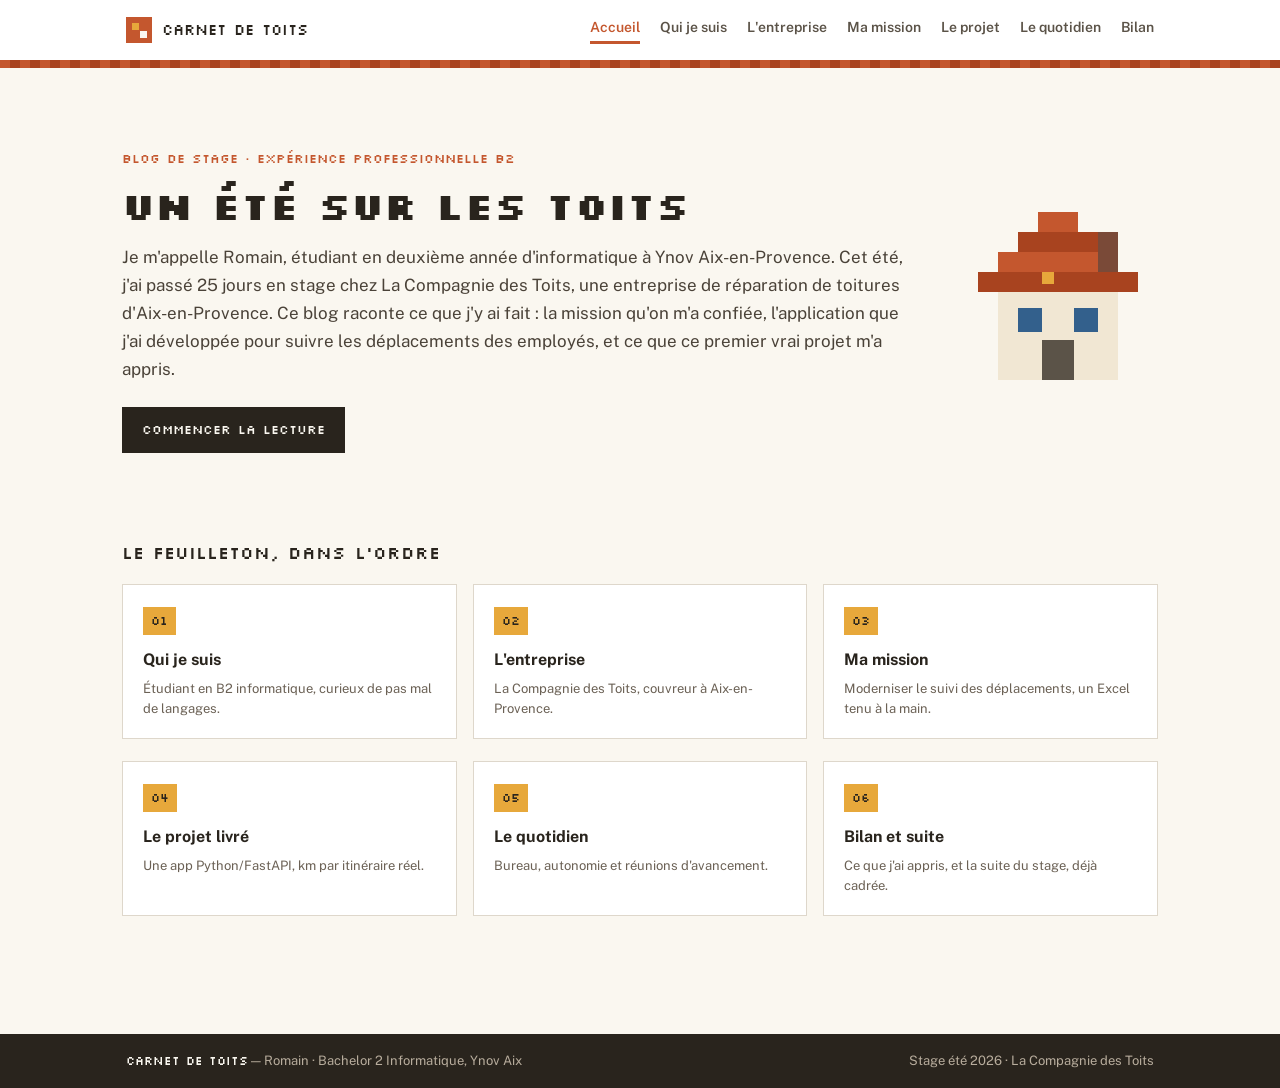
<file: index.html>
<!DOCTYPE html>
<html lang="fr">
<head>
<meta charset="utf-8">
<meta name="viewport" content="width=device-width, initial-scale=1">
<title>Carnet de toits — le blog de mon stage chez La Compagnie des Toits</title>
<meta name="description" content="Blog de stage de Romain, étudiant en Bachelor 2 Informatique à Ynov Aix-en-Provence : 25 jours chez La Compagnie des Toits, une application développée, un bilan.">
<link rel="icon" href="data:image/svg+xml,%3Csvg xmlns='http://www.w3.org/2000/svg' viewBox='0 0 26 26'%3E%3Crect width='26' height='26' fill='%23C4572E'/%3E%3Crect x='6' y='6' width='7' height='7' fill='%23E7A83B'/%3E%3Crect x='14' y='14' width='7' height='7' fill='%23FAF7F0'/%3E%3C/svg%3E">
<link rel="stylesheet" href="fonts/fonts.css">
<link rel="stylesheet" href="style.css">
</head>
<body>

<header class="site-header">
  <div class="inner">
    <a class="brand" href="index.html"><span class="logo"></span>Carnet de toits</a>
    <nav class="site-nav" aria-label="Navigation principale">
      <a href="index.html" aria-current="page">Accueil</a>
      <a href="qui-je-suis.html">Qui je suis</a>
      <a href="entreprise.html">L'entreprise</a>
      <a href="mission.html">Ma mission</a>
      <a href="projet.html">Le projet</a>
      <a href="quotidien.html">Le quotidien</a>
      <a href="bilan.html">Bilan</a>
    </nav>
  </div>
</header>
<div class="roofline"></div>

<main>
  <section class="hero">
    <div class="hero-text">
      <div class="surtitre">BLOG DE STAGE · EXPÉRIENCE PROFESSIONNELLE B2</div>
      <h1>Un été sur les toits</h1>
      <p class="lead">Je m'appelle Romain, étudiant en deuxième année d'informatique à Ynov
      Aix-en-Provence. Cet été, j'ai passé 25 jours en stage chez La Compagnie des Toits,
      une entreprise de réparation de toitures d'Aix-en-Provence. Ce blog raconte ce que
      j'y ai fait : la mission qu'on m'a confiée, l'application que j'ai développée pour
      suivre les déplacements des employés, et ce que ce premier vrai projet m'a appris.</p>
      <a class="btn-primary" href="qui-je-suis.html">Commencer la lecture</a>
    </div>
    <div class="pixel-house" aria-hidden="true">
      <svg width="200" height="168" viewBox="0 0 200 168" shape-rendering="crispEdges" role="img" aria-label="Maison en pixel art">
        <rect x="80" y="0" width="40" height="20" fill="#C4572E"></rect>
        <rect x="60" y="20" width="80" height="20" fill="#A8431F"></rect>
        <rect x="40" y="40" width="120" height="20" fill="#C4572E"></rect>
        <rect x="20" y="60" width="160" height="20" fill="#A8431F"></rect>
        <rect x="140" y="20" width="20" height="40" fill="#7A4A38"></rect>
        <rect x="40" y="80" width="120" height="88" fill="#F1E7D3"></rect>
        <rect x="60" y="96" width="24" height="24" fill="#33608C"></rect>
        <rect x="116" y="96" width="24" height="24" fill="#33608C"></rect>
        <rect x="84" y="128" width="32" height="40" fill="#5B5348"></rect>
        <rect x="84" y="60" width="12" height="12" fill="#E7A83B"></rect>
      </svg>
    </div>
  </section>

  <h2>Le feuilleton, dans l'ordre</h2>
  <ul class="cards">
    <li class="card"><a href="qui-je-suis.html">
      <span class="badge">01</span>
      <div class="card-title">Qui je suis</div>
      <p>Étudiant en B2 informatique, curieux de pas mal de langages.</p>
    </a></li>
    <li class="card"><a href="entreprise.html">
      <span class="badge">02</span>
      <div class="card-title">L'entreprise</div>
      <p>La Compagnie des Toits, couvreur à Aix-en-Provence.</p>
    </a></li>
    <li class="card"><a href="mission.html">
      <span class="badge">03</span>
      <div class="card-title">Ma mission</div>
      <p>Moderniser le suivi des déplacements, un Excel tenu à la main.</p>
    </a></li>
    <li class="card"><a href="projet.html">
      <span class="badge">04</span>
      <div class="card-title">Le projet livré</div>
      <p>Une app Python/FastAPI, km par itinéraire réel.</p>
    </a></li>
    <li class="card"><a href="quotidien.html">
      <span class="badge">05</span>
      <div class="card-title">Le quotidien</div>
      <p>Bureau, autonomie et réunions d'avancement.</p>
    </a></li>
    <li class="card"><a href="bilan.html">
      <span class="badge">06</span>
      <div class="card-title">Bilan et suite</div>
      <p>Ce que j'ai appris, et la suite du stage, déjà cadrée.</p>
    </a></li>
  </ul>
</main>

<footer class="site-footer">
  <div class="inner">
    <div><span class="name">Carnet de toits</span> — Romain · Bachelor 2 Informatique, Ynov Aix</div>
    <div>Stage été 2026 · La Compagnie des Toits</div>
  </div>
</footer>

</body>
</html>
</file>
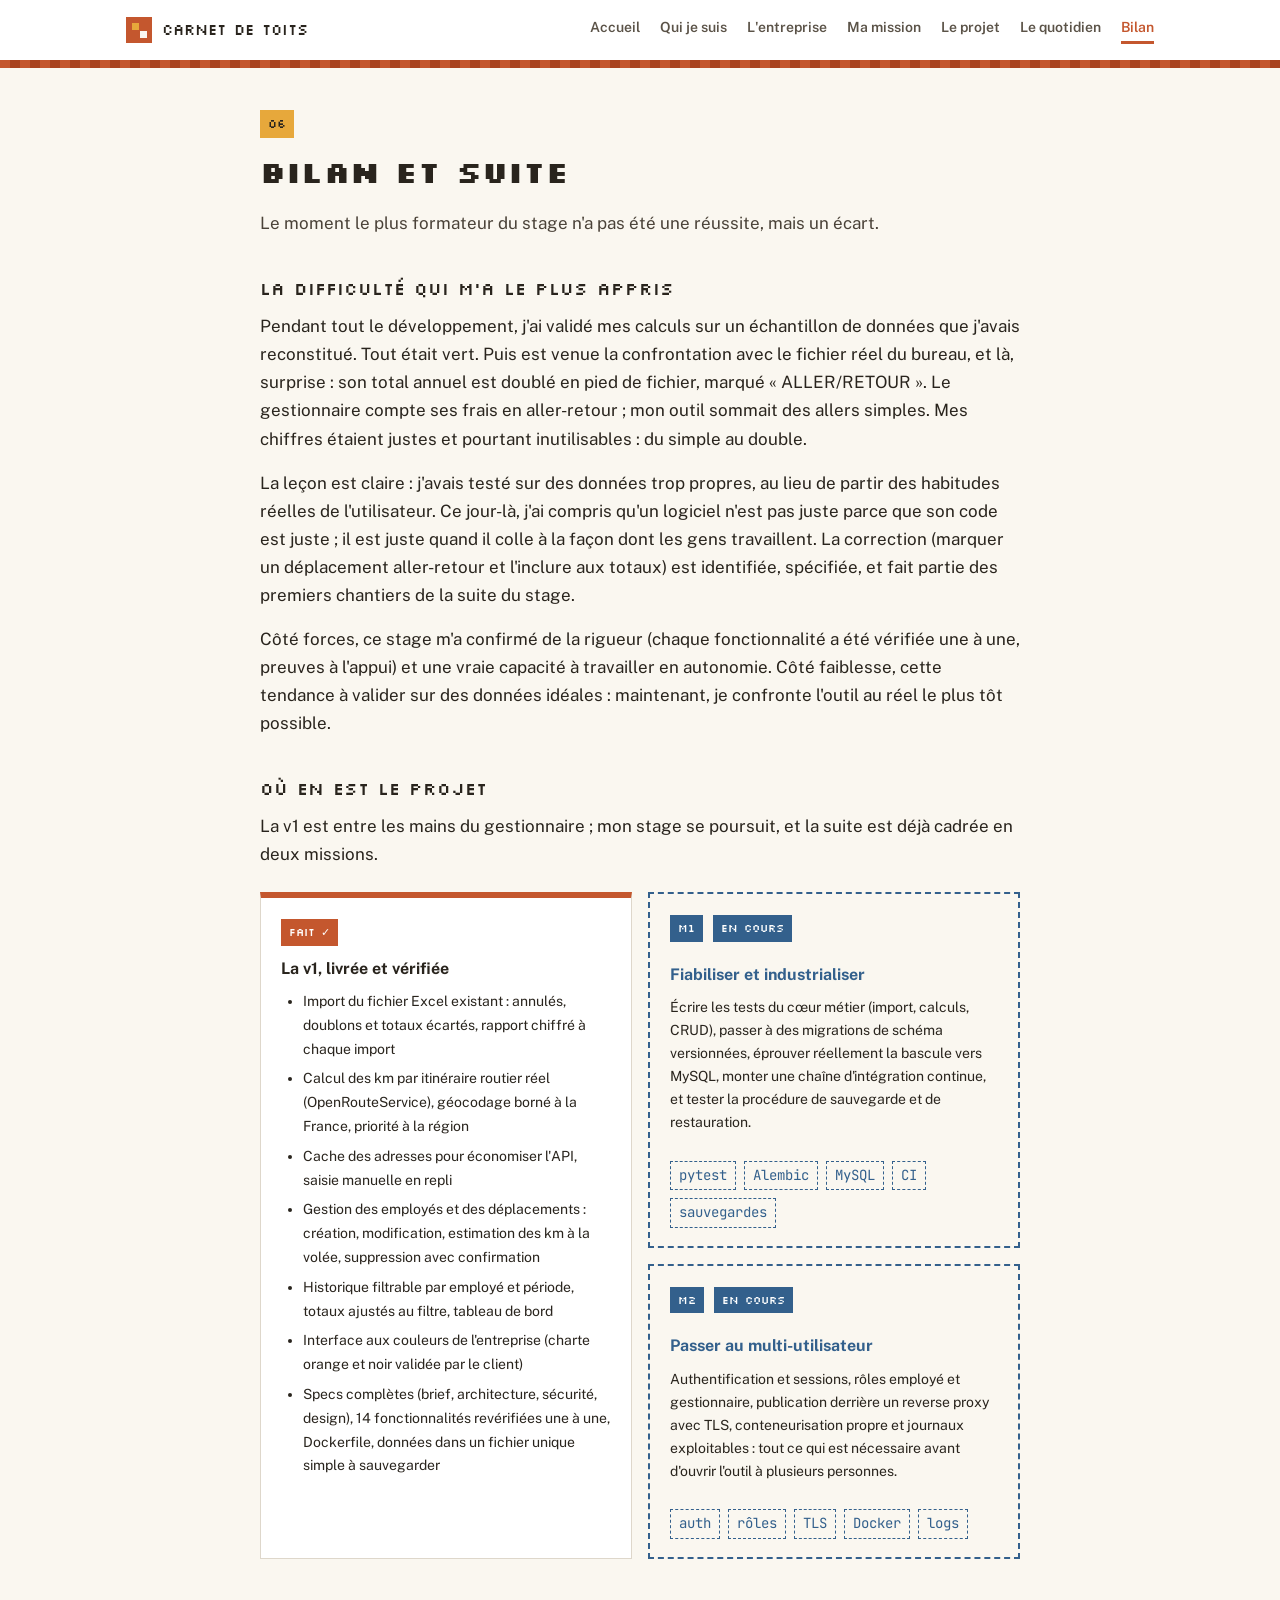
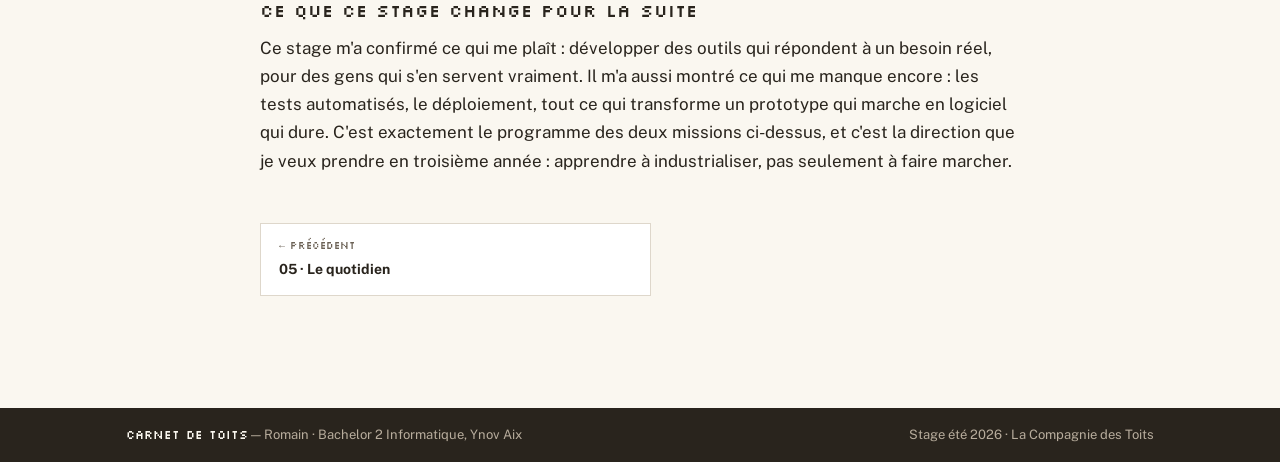
<file: bilan.html>
<!DOCTYPE html>
<html lang="fr">
<head>
<meta charset="utf-8">
<meta name="viewport" content="width=device-width, initial-scale=1">
<title>06 · Bilan et suite — Carnet de toits</title>
<meta name="description" content="Bilan de mon stage : ce que j'ai appris, la difficulté qui m'a le plus formé, et la suite du stage en deux missions.">
<link rel="icon" href="data:image/svg+xml,%3Csvg xmlns='http://www.w3.org/2000/svg' viewBox='0 0 26 26'%3E%3Crect width='26' height='26' fill='%23C4572E'/%3E%3Crect x='6' y='6' width='7' height='7' fill='%23E7A83B'/%3E%3Crect x='14' y='14' width='7' height='7' fill='%23FAF7F0'/%3E%3C/svg%3E">
<link rel="stylesheet" href="fonts/fonts.css">
<link rel="stylesheet" href="style.css">
</head>
<body>

<header class="site-header">
  <div class="inner">
    <a class="brand" href="index.html"><span class="logo"></span>Carnet de toits</a>
    <nav class="site-nav" aria-label="Navigation principale">
      <a href="index.html">Accueil</a>
      <a href="qui-je-suis.html">Qui je suis</a>
      <a href="entreprise.html">L'entreprise</a>
      <a href="mission.html">Ma mission</a>
      <a href="projet.html">Le projet</a>
      <a href="quotidien.html">Le quotidien</a>
      <a href="bilan.html" aria-current="page">Bilan</a>
    </nav>
  </div>
</header>
<div class="roofline"></div>

<main>
  <article class="post">
    <span class="badge">06</span>
    <h1>Bilan et suite</h1>
    <p class="lead">Le moment le plus formateur du stage n'a pas été une réussite,
    mais un écart.</p>

    <h2>La difficulté qui m'a le plus appris</h2>
    <p>Pendant tout le développement, j'ai validé mes calculs sur un échantillon de
    données que j'avais reconstitué. Tout était vert. Puis est venue la confrontation
    avec le fichier réel du bureau, et là, surprise : son total annuel est doublé en
    pied de fichier, marqué « ALLER/RETOUR ». Le gestionnaire compte ses frais en
    aller-retour ; mon outil sommait des allers simples. Mes chiffres étaient justes
    et pourtant inutilisables : du simple au double.</p>
    <p>La leçon est claire : j'avais testé sur des données trop propres, au lieu de
    partir des habitudes réelles de l'utilisateur. Ce jour-là, j'ai compris qu'un
    logiciel n'est pas juste parce que son code est juste ; il est juste quand il
    colle à la façon dont les gens travaillent. La correction (marquer un déplacement
    aller-retour et l'inclure aux totaux) est identifiée, spécifiée, et fait partie
    des premiers chantiers de la suite du stage.</p>
    <p>Côté forces, ce stage m'a confirmé de la rigueur (chaque fonctionnalité a été
    vérifiée une à une, preuves à l'appui) et une vraie capacité à travailler en
    autonomie. Côté faiblesse, cette tendance à valider sur des données idéales :
    maintenant, je confronte l'outil au réel le plus tôt possible.</p>

    <h2>Où en est le projet</h2>
    <p>La v1 est entre les mains du gestionnaire ; mon stage se poursuit, et la
    suite est déjà cadrée en deux missions.</p>
    <div class="fp-grid">
      <div class="bloc-fait">
        <span class="badge fait">FAIT ✓</span>
        <p class="bloc-title">La v1, livrée et vérifiée</p>
        <ul>
          <li>Import du fichier Excel existant : annulés, doublons et totaux
          écartés, rapport chiffré à chaque import</li>
          <li>Calcul des km par itinéraire routier réel (OpenRouteService),
          géocodage borné à la France, priorité à la région</li>
          <li>Cache des adresses pour économiser l'API, saisie manuelle en repli</li>
          <li>Gestion des employés et des déplacements : création, modification,
          estimation des km à la volée, suppression avec confirmation</li>
          <li>Historique filtrable par employé et période, totaux ajustés au
          filtre, tableau de bord</li>
          <li>Interface aux couleurs de l'entreprise (charte orange et noir
          validée par le client)</li>
          <li>Specs complètes (brief, architecture, sécurité, design),
          14 fonctionnalités revérifiées une à une, Dockerfile, données dans un
          fichier unique simple à sauvegarder</li>
        </ul>
      </div>
      <div class="fp-right">
        <div class="bloc-prevu">
          <div class="badges"><span class="badge mission">M1</span> <span class="badge prevu">EN COURS</span></div>
          <p class="bloc-title">Fiabiliser et industrialiser</p>
          <p>Écrire les tests du cœur métier (import, calculs, CRUD), passer à des
          migrations de schéma versionnées, éprouver réellement la bascule vers
          MySQL, monter une chaîne d'intégration continue, et tester la procédure
          de sauvegarde et de restauration.</p>
          <ul class="chips">
            <li>pytest</li><li>Alembic</li><li>MySQL</li><li>CI</li><li>sauvegardes</li>
          </ul>
        </div>
        <div class="bloc-prevu">
          <div class="badges"><span class="badge mission">M2</span> <span class="badge prevu">EN COURS</span></div>
          <p class="bloc-title">Passer au multi-utilisateur</p>
          <p>Authentification et sessions, rôles employé et gestionnaire, publication
          derrière un reverse proxy avec TLS, conteneurisation propre et journaux
          exploitables : tout ce qui est nécessaire avant d'ouvrir l'outil à plusieurs
          personnes.</p>
          <ul class="chips">
            <li>auth</li><li>rôles</li><li>TLS</li><li>Docker</li><li>logs</li>
          </ul>
        </div>
      </div>
    </div>

    <h2>Ce que ce stage change pour la suite</h2>
    <p>Ce stage m'a confirmé ce qui me plaît : développer des outils qui répondent à
    un besoin réel, pour des gens qui s'en servent vraiment. Il m'a aussi montré ce
    qui me manque encore : les tests automatisés, le déploiement, tout ce qui
    transforme un prototype qui marche en logiciel qui dure. C'est exactement le
    programme des deux missions ci-dessus, et c'est la direction que je veux
    prendre en troisième année : apprendre à industrialiser, pas seulement à faire
    marcher.</p>
  </article>

  <nav class="post-nav" aria-label="Article précédent et suivant">
    <a class="prev" href="quotidien.html">
      <div class="label">← PRÉCÉDENT</div>
      <div class="title">05 · Le quotidien</div>
    </a>
    <span class="spacer"></span>
  </nav>
</main>

<footer class="site-footer">
  <div class="inner">
    <div><span class="name">Carnet de toits</span> — Romain · Bachelor 2 Informatique, Ynov Aix</div>
    <div>Stage été 2026 · La Compagnie des Toits</div>
  </div>
</footer>

</body>
</html>
</file>
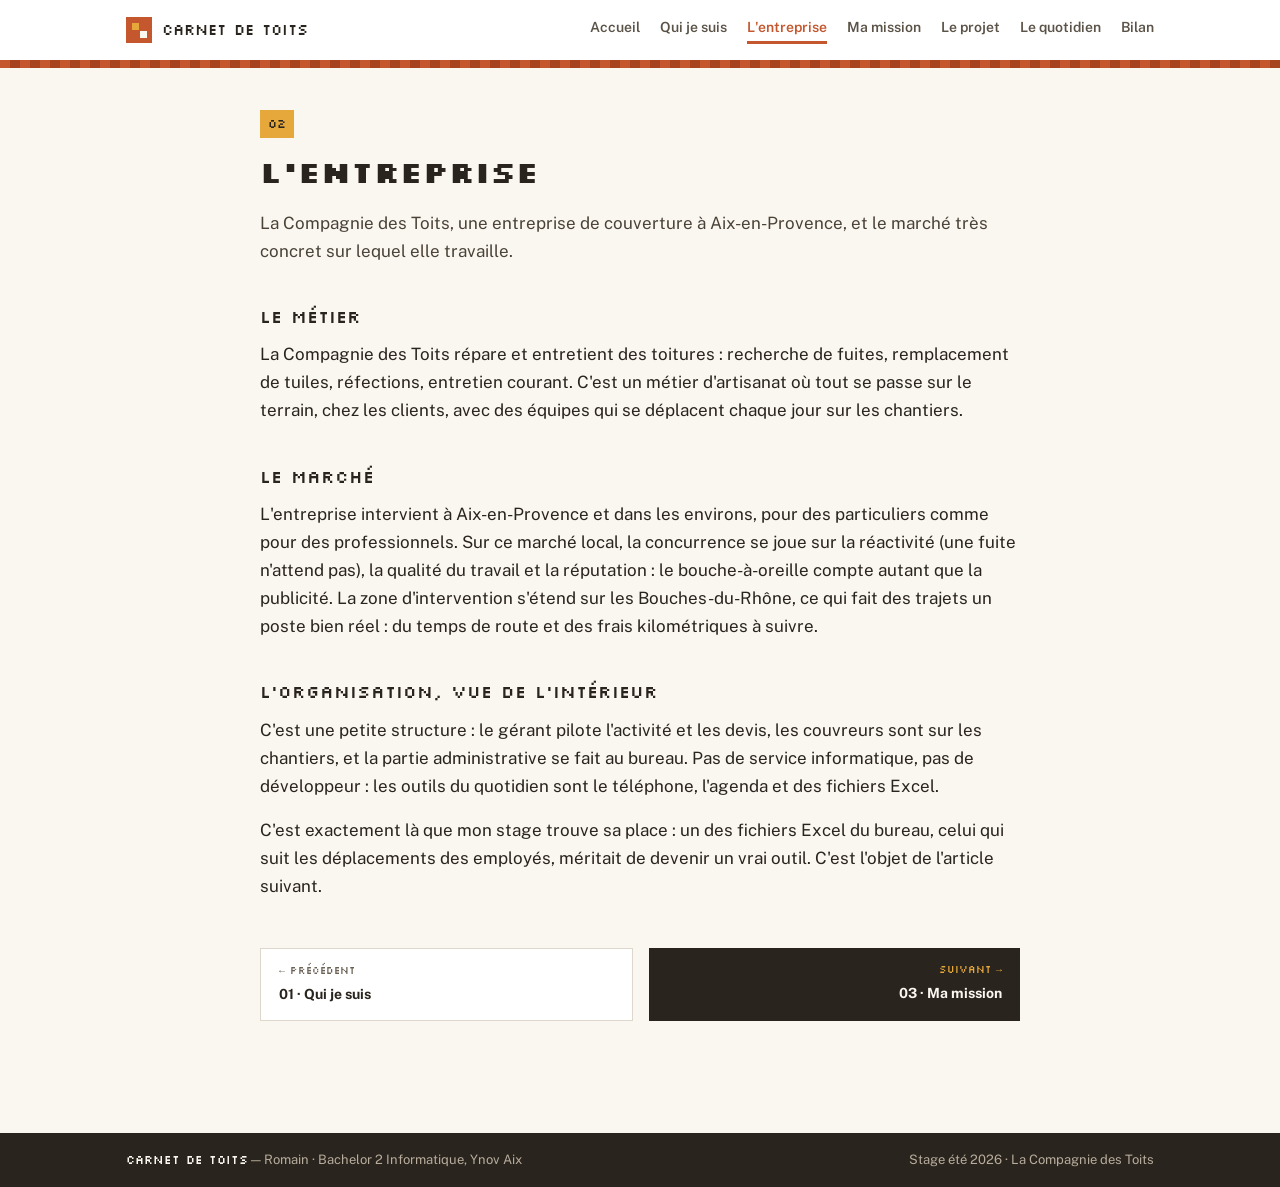
<file: entreprise.html>
<!DOCTYPE html>
<html lang="fr">
<head>
<meta charset="utf-8">
<meta name="viewport" content="width=device-width, initial-scale=1">
<title>02 · L'entreprise — Carnet de toits</title>
<meta name="description" content="La Compagnie des Toits, entreprise de réparation et d'entretien de toitures à Aix-en-Provence : son métier, son marché, son organisation.">
<link rel="icon" href="data:image/svg+xml,%3Csvg xmlns='http://www.w3.org/2000/svg' viewBox='0 0 26 26'%3E%3Crect width='26' height='26' fill='%23C4572E'/%3E%3Crect x='6' y='6' width='7' height='7' fill='%23E7A83B'/%3E%3Crect x='14' y='14' width='7' height='7' fill='%23FAF7F0'/%3E%3C/svg%3E">
<link rel="stylesheet" href="fonts/fonts.css">
<link rel="stylesheet" href="style.css">
</head>
<body>

<header class="site-header">
  <div class="inner">
    <a class="brand" href="index.html"><span class="logo"></span>Carnet de toits</a>
    <nav class="site-nav" aria-label="Navigation principale">
      <a href="index.html">Accueil</a>
      <a href="qui-je-suis.html">Qui je suis</a>
      <a href="entreprise.html" aria-current="page">L'entreprise</a>
      <a href="mission.html">Ma mission</a>
      <a href="projet.html">Le projet</a>
      <a href="quotidien.html">Le quotidien</a>
      <a href="bilan.html">Bilan</a>
    </nav>
  </div>
</header>
<div class="roofline"></div>

<main>
  <article class="post">
    <span class="badge">02</span>
    <h1>L'entreprise</h1>
    <p class="lead">La Compagnie des Toits, une entreprise de couverture à Aix-en-Provence,
    et le marché très concret sur lequel elle travaille.</p>

    <h2>Le métier</h2>
    <p>La Compagnie des Toits répare et entretient des toitures : recherche de fuites,
    remplacement de tuiles, réfections, entretien courant. C'est un métier d'artisanat
    où tout se passe sur le terrain, chez les clients, avec des équipes qui se déplacent
    chaque jour sur les chantiers.</p>

    <h2>Le marché</h2>
    <p>L'entreprise intervient à Aix-en-Provence et dans les environs, pour des
    particuliers comme pour des professionnels. Sur ce marché local, la concurrence
    se joue sur la réactivité (une fuite n'attend pas), la qualité du travail et la
    réputation : le bouche-à-oreille compte autant que la publicité. La zone
    d'intervention s'étend sur les Bouches-du-Rhône, ce qui fait des trajets un poste
    bien réel : du temps de route et des frais kilométriques à suivre.</p>

    <h2>L'organisation, vue de l'intérieur</h2>
    <p>C'est une petite structure : le gérant pilote l'activité et les devis, les
    couvreurs sont sur les chantiers, et la partie administrative se fait au bureau.
    Pas de service informatique, pas de développeur : les outils du quotidien sont
    le téléphone, l'agenda et des fichiers Excel.</p>
    <p>C'est exactement là que mon stage trouve sa place : un des fichiers Excel du
    bureau, celui qui suit les déplacements des employés, méritait de devenir un
    vrai outil. C'est l'objet de l'article suivant.</p>
  </article>

  <nav class="post-nav" aria-label="Article précédent et suivant">
    <a class="prev" href="qui-je-suis.html">
      <div class="label">← PRÉCÉDENT</div>
      <div class="title">01 · Qui je suis</div>
    </a>
    <a class="next" href="mission.html">
      <div class="label">SUIVANT →</div>
      <div class="title">03 · Ma mission</div>
    </a>
  </nav>
</main>

<footer class="site-footer">
  <div class="inner">
    <div><span class="name">Carnet de toits</span> — Romain · Bachelor 2 Informatique, Ynov Aix</div>
    <div>Stage été 2026 · La Compagnie des Toits</div>
  </div>
</footer>

</body>
</html>
</file>
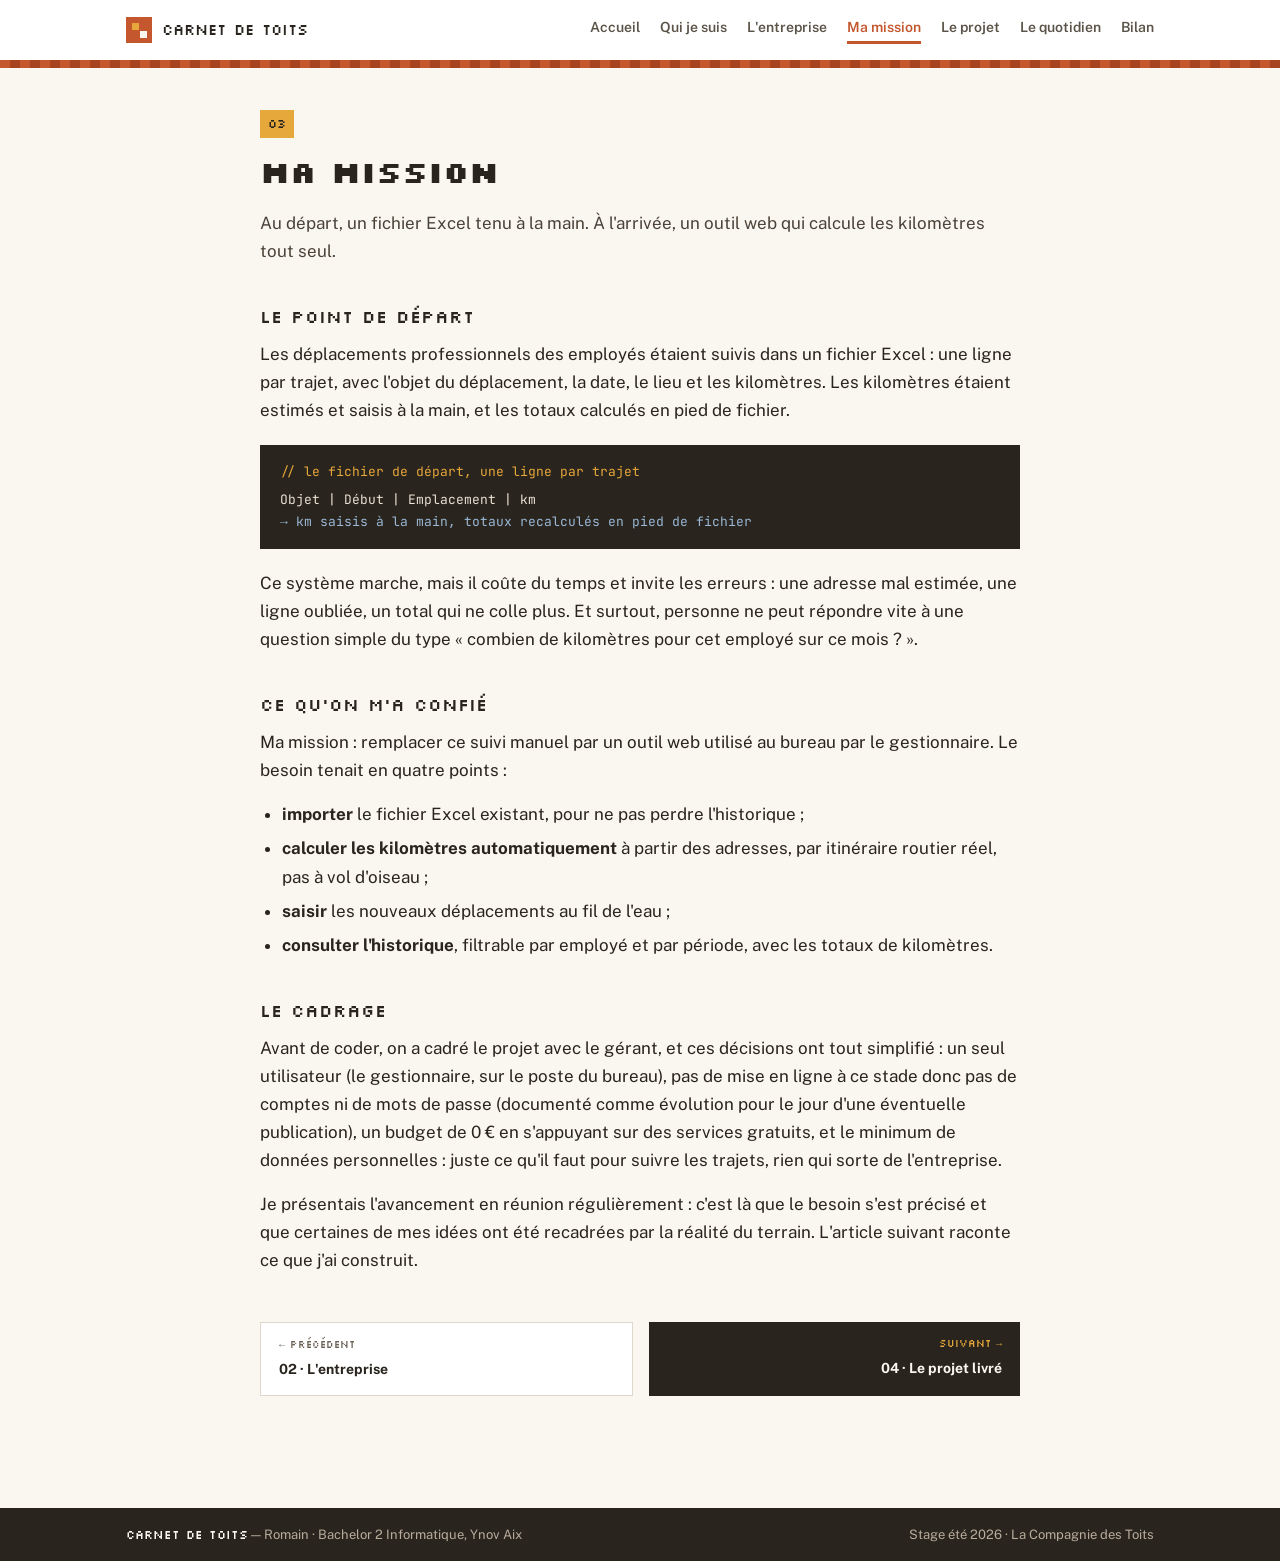
<file: mission.html>
<!DOCTYPE html>
<html lang="fr">
<head>
<meta charset="utf-8">
<meta name="viewport" content="width=device-width, initial-scale=1">
<title>03 · Ma mission — Carnet de toits</title>
<meta name="description" content="Ma mission de stage : moderniser le suivi des déplacements des employés de La Compagnie des Toits, tenu jusque-là dans un fichier Excel.">
<link rel="icon" href="data:image/svg+xml,%3Csvg xmlns='http://www.w3.org/2000/svg' viewBox='0 0 26 26'%3E%3Crect width='26' height='26' fill='%23C4572E'/%3E%3Crect x='6' y='6' width='7' height='7' fill='%23E7A83B'/%3E%3Crect x='14' y='14' width='7' height='7' fill='%23FAF7F0'/%3E%3C/svg%3E">
<link rel="stylesheet" href="fonts/fonts.css">
<link rel="stylesheet" href="style.css">
</head>
<body>

<header class="site-header">
  <div class="inner">
    <a class="brand" href="index.html"><span class="logo"></span>Carnet de toits</a>
    <nav class="site-nav" aria-label="Navigation principale">
      <a href="index.html">Accueil</a>
      <a href="qui-je-suis.html">Qui je suis</a>
      <a href="entreprise.html">L'entreprise</a>
      <a href="mission.html" aria-current="page">Ma mission</a>
      <a href="projet.html">Le projet</a>
      <a href="quotidien.html">Le quotidien</a>
      <a href="bilan.html">Bilan</a>
    </nav>
  </div>
</header>
<div class="roofline"></div>

<main>
  <article class="post">
    <span class="badge">03</span>
    <h1>Ma mission</h1>
    <p class="lead">Au départ, un fichier Excel tenu à la main. À l'arrivée, un outil
    web qui calcule les kilomètres tout seul.</p>

    <h2>Le point de départ</h2>
    <p>Les déplacements professionnels des employés étaient suivis dans un fichier
    Excel : une ligne par trajet, avec l'objet du déplacement, la date, le lieu et
    les kilomètres. Les kilomètres étaient estimés et saisis à la main, et les totaux
    calculés en pied de fichier.</p>

    <div class="tech">
      <div class="t-title">// le fichier de départ, une ligne par trajet</div>
      <div>Objet | Début | Emplacement | km</div>
      <div class="t-note">→ km saisis à la main, totaux recalculés en pied de fichier</div>
    </div>

    <p>Ce système marche, mais il coûte du temps et invite les erreurs : une adresse
    mal estimée, une ligne oubliée, un total qui ne colle plus. Et surtout, personne
    ne peut répondre vite à une question simple du type « combien de kilomètres pour
    cet employé sur ce mois ? ».</p>

    <h2>Ce qu'on m'a confié</h2>
    <p>Ma mission : remplacer ce suivi manuel par un outil web utilisé au bureau par
    le gestionnaire. Le besoin tenait en quatre points :</p>
    <ul>
      <li><strong>importer</strong> le fichier Excel existant, pour ne pas perdre l'historique ;</li>
      <li><strong>calculer les kilomètres automatiquement</strong> à partir des adresses,
      par itinéraire routier réel, pas à vol d'oiseau ;</li>
      <li><strong>saisir</strong> les nouveaux déplacements au fil de l'eau ;</li>
      <li><strong>consulter l'historique</strong>, filtrable par employé et par période,
      avec les totaux de kilomètres.</li>
    </ul>

    <h2>Le cadrage</h2>
    <p>Avant de coder, on a cadré le projet avec le gérant, et ces décisions ont tout
    simplifié : un seul utilisateur (le gestionnaire, sur le poste du bureau), pas de
    mise en ligne à ce stade donc pas de comptes ni de mots de passe (documenté comme
    évolution pour le jour d'une éventuelle publication), un budget de 0 € en
    s'appuyant sur des services gratuits, et le minimum de données personnelles :
    juste ce qu'il faut pour suivre les trajets, rien qui sorte de l'entreprise.</p>
    <p>Je présentais l'avancement en réunion régulièrement : c'est là que le besoin
    s'est précisé et que certaines de mes idées ont été recadrées par la réalité du
    terrain. L'article suivant raconte ce que j'ai construit.</p>
  </article>

  <nav class="post-nav" aria-label="Article précédent et suivant">
    <a class="prev" href="entreprise.html">
      <div class="label">← PRÉCÉDENT</div>
      <div class="title">02 · L'entreprise</div>
    </a>
    <a class="next" href="projet.html">
      <div class="label">SUIVANT →</div>
      <div class="title">04 · Le projet livré</div>
    </a>
  </nav>
</main>

<footer class="site-footer">
  <div class="inner">
    <div><span class="name">Carnet de toits</span> — Romain · Bachelor 2 Informatique, Ynov Aix</div>
    <div>Stage été 2026 · La Compagnie des Toits</div>
  </div>
</footer>

</body>
</html>
</file>
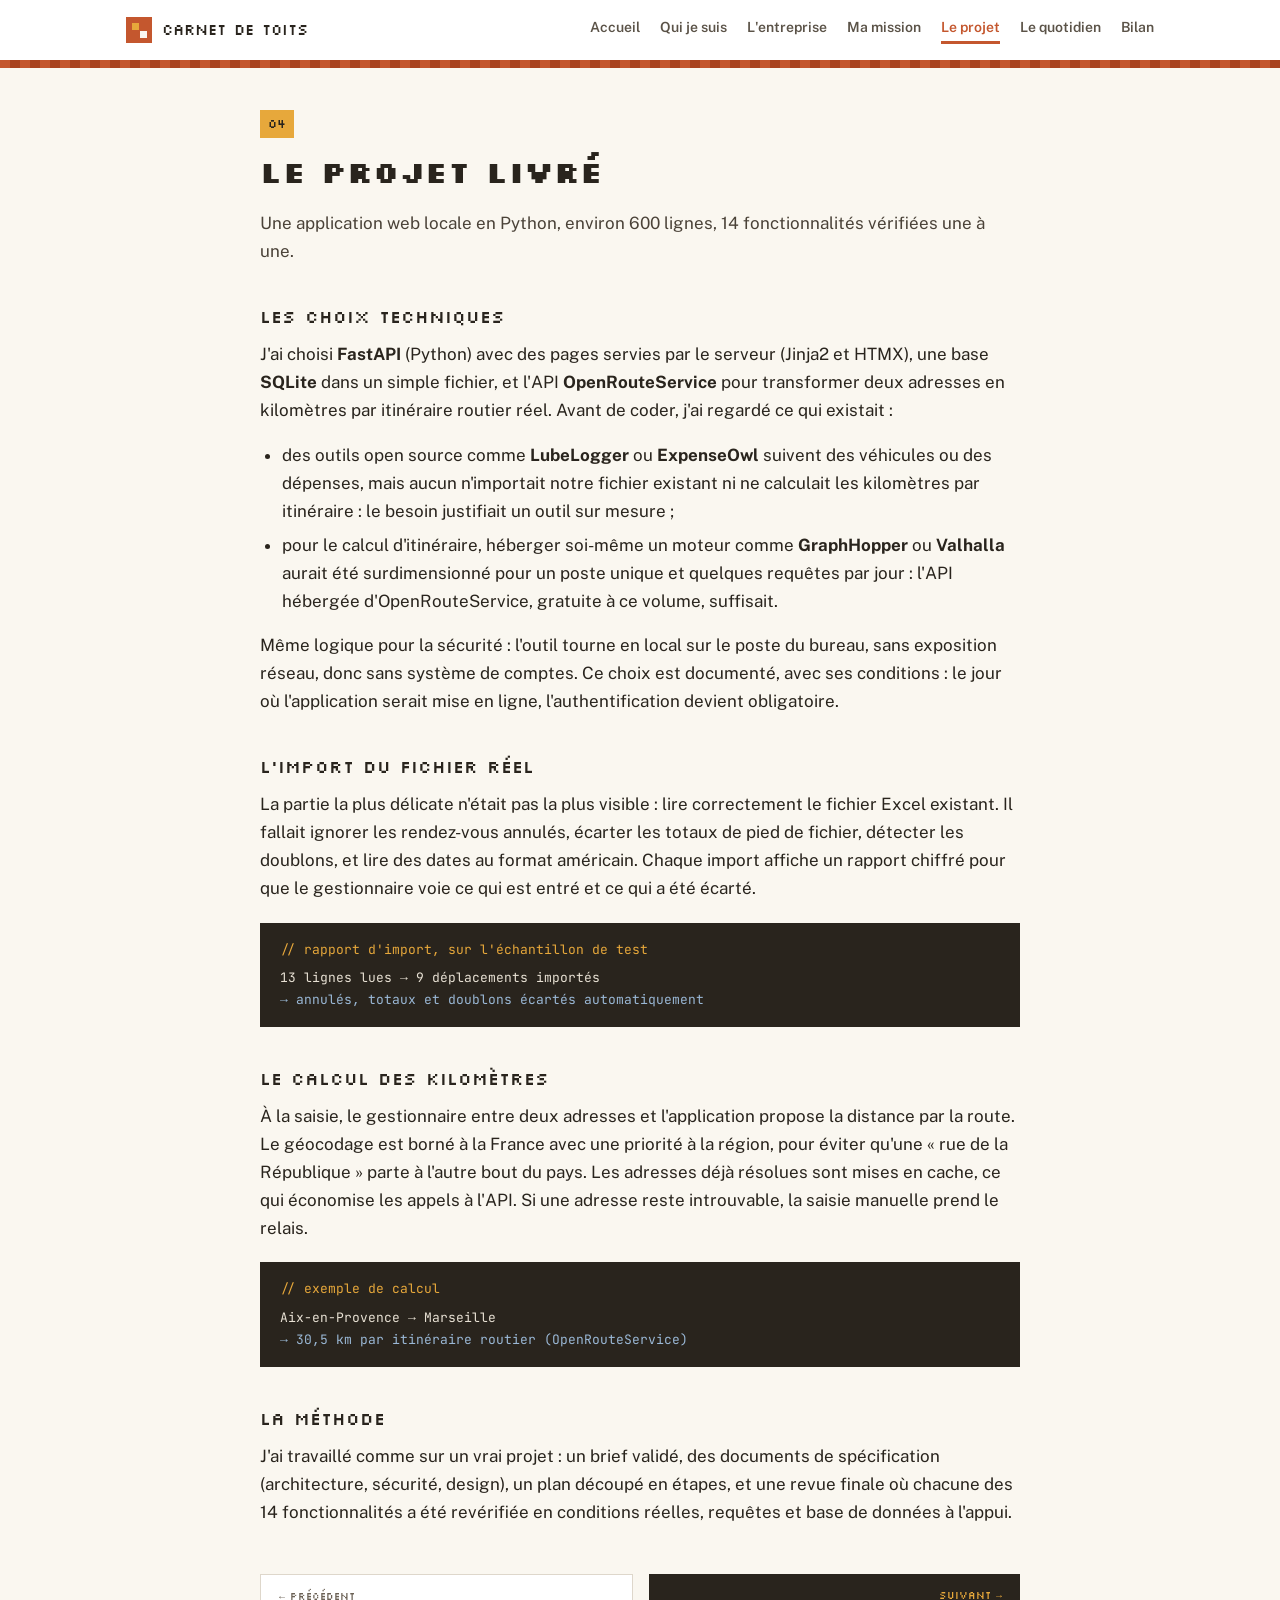
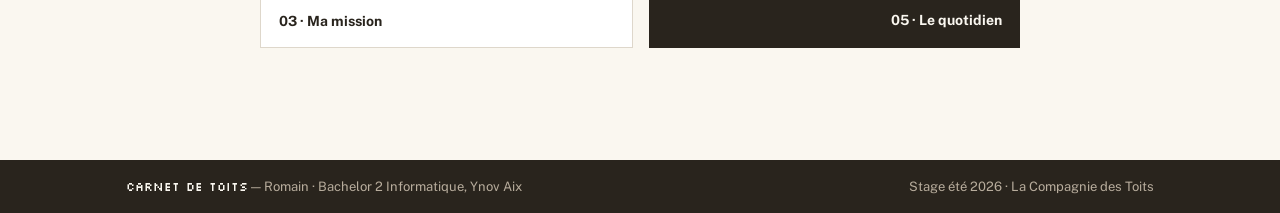
<file: projet.html>
<!DOCTYPE html>
<html lang="fr">
<head>
<meta charset="utf-8">
<meta name="viewport" content="width=device-width, initial-scale=1">
<title>04 · Le projet livré — Carnet de toits</title>
<meta name="description" content="L'application que j'ai développée pendant le stage : Python/FastAPI, import de l'Excel existant, calcul automatique des kilomètres via OpenRouteService.">
<link rel="icon" href="data:image/svg+xml,%3Csvg xmlns='http://www.w3.org/2000/svg' viewBox='0 0 26 26'%3E%3Crect width='26' height='26' fill='%23C4572E'/%3E%3Crect x='6' y='6' width='7' height='7' fill='%23E7A83B'/%3E%3Crect x='14' y='14' width='7' height='7' fill='%23FAF7F0'/%3E%3C/svg%3E">
<link rel="stylesheet" href="fonts/fonts.css">
<link rel="stylesheet" href="style.css">
</head>
<body>

<header class="site-header">
  <div class="inner">
    <a class="brand" href="index.html"><span class="logo"></span>Carnet de toits</a>
    <nav class="site-nav" aria-label="Navigation principale">
      <a href="index.html">Accueil</a>
      <a href="qui-je-suis.html">Qui je suis</a>
      <a href="entreprise.html">L'entreprise</a>
      <a href="mission.html">Ma mission</a>
      <a href="projet.html" aria-current="page">Le projet</a>
      <a href="quotidien.html">Le quotidien</a>
      <a href="bilan.html">Bilan</a>
    </nav>
  </div>
</header>
<div class="roofline"></div>

<main>
  <article class="post">
    <span class="badge">04</span>
    <h1>Le projet livré</h1>
    <p class="lead">Une application web locale en Python, environ 600 lignes, 14
    fonctionnalités vérifiées une à une.</p>

    <h2>Les choix techniques</h2>
    <p>J'ai choisi <strong>FastAPI</strong> (Python) avec des pages servies par le
    serveur (Jinja2 et HTMX), une base <strong>SQLite</strong> dans un simple fichier,
    et l'API <strong>OpenRouteService</strong> pour transformer deux adresses en
    kilomètres par itinéraire routier réel. Avant de coder, j'ai regardé ce qui
    existait :</p>
    <ul>
      <li>des outils open source comme <strong>LubeLogger</strong> ou
      <strong>ExpenseOwl</strong> suivent des véhicules ou des dépenses, mais aucun
      n'importait notre fichier existant ni ne calculait les kilomètres par
      itinéraire : le besoin justifiait un outil sur mesure ;</li>
      <li>pour le calcul d'itinéraire, héberger soi-même un moteur comme
      <strong>GraphHopper</strong> ou <strong>Valhalla</strong> aurait été
      surdimensionné pour un poste unique et quelques requêtes par jour : l'API
      hébergée d'OpenRouteService, gratuite à ce volume, suffisait.</li>
    </ul>
    <p>Même logique pour la sécurité : l'outil tourne en local sur le poste du
    bureau, sans exposition réseau, donc sans système de comptes. Ce choix est
    documenté, avec ses conditions : le jour où l'application serait mise en ligne,
    l'authentification devient obligatoire.</p>

    <h2>L'import du fichier réel</h2>
    <p>La partie la plus délicate n'était pas la plus visible : lire correctement le
    fichier Excel existant. Il fallait ignorer les rendez-vous annulés, écarter les
    totaux de pied de fichier, détecter les doublons, et lire des dates au format
    américain. Chaque import affiche un rapport chiffré pour que le gestionnaire
    voie ce qui est entré et ce qui a été écarté.</p>

    <div class="tech">
      <div class="t-title">// rapport d'import, sur l'échantillon de test</div>
      <div>13 lignes lues → 9 déplacements importés</div>
      <div class="t-note">→ annulés, totaux et doublons écartés automatiquement</div>
    </div>

    <h2>Le calcul des kilomètres</h2>
    <p>À la saisie, le gestionnaire entre deux adresses et l'application propose la
    distance par la route. Le géocodage est borné à la France avec une priorité à la
    région, pour éviter qu'une « rue de la République » parte à l'autre bout du pays.
    Les adresses déjà résolues sont mises en cache, ce qui économise les appels à
    l'API. Si une adresse reste introuvable, la saisie manuelle prend le relais.</p>

    <div class="tech">
      <div class="t-title">// exemple de calcul</div>
      <div>Aix-en-Provence → Marseille</div>
      <div class="t-note">→ 30,5 km par itinéraire routier (OpenRouteService)</div>
    </div>

    <h2>La méthode</h2>
    <p>J'ai travaillé comme sur un vrai projet : un brief validé, des documents de
    spécification (architecture, sécurité, design), un plan découpé en étapes, et
    une revue finale où chacune des 14 fonctionnalités a été revérifiée en conditions
    réelles, requêtes et base de données à l'appui.</p>
  </article>

  <nav class="post-nav" aria-label="Article précédent et suivant">
    <a class="prev" href="mission.html">
      <div class="label">← PRÉCÉDENT</div>
      <div class="title">03 · Ma mission</div>
    </a>
    <a class="next" href="quotidien.html">
      <div class="label">SUIVANT →</div>
      <div class="title">05 · Le quotidien</div>
    </a>
  </nav>
</main>

<footer class="site-footer">
  <div class="inner">
    <div><span class="name">Carnet de toits</span> — Romain · Bachelor 2 Informatique, Ynov Aix</div>
    <div>Stage été 2026 · La Compagnie des Toits</div>
  </div>
</footer>

</body>
</html>
</file>
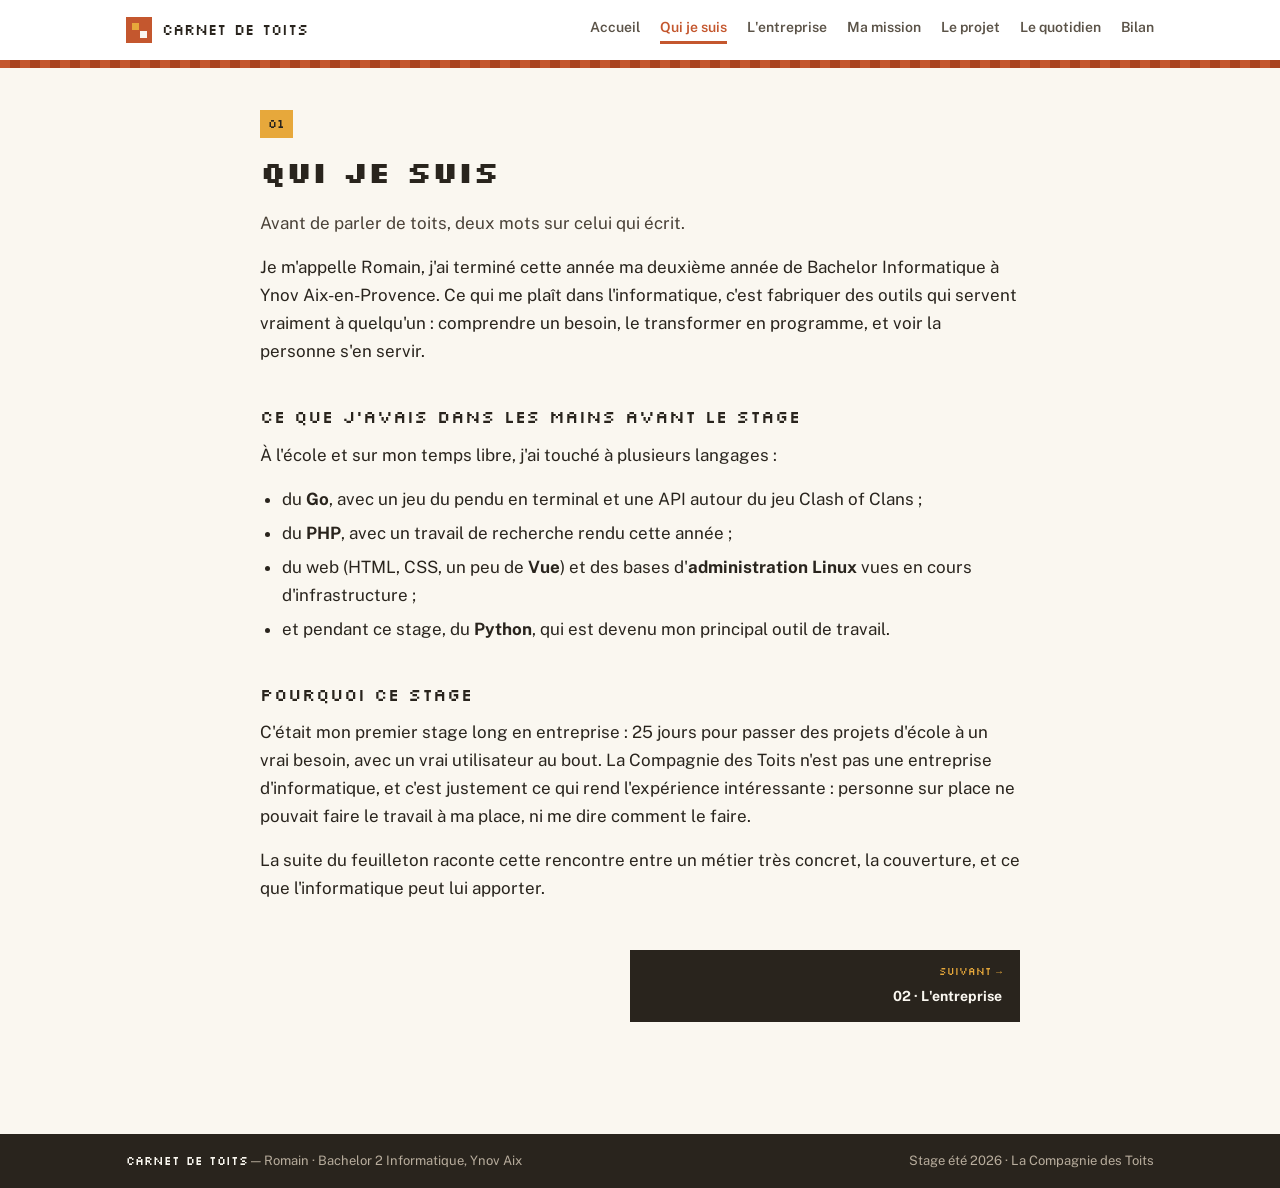
<file: qui-je-suis.html>
<!DOCTYPE html>
<html lang="fr">
<head>
<meta charset="utf-8">
<meta name="viewport" content="width=device-width, initial-scale=1">
<title>01 · Qui je suis — Carnet de toits</title>
<meta name="description" content="Romain, étudiant en Bachelor 2 Informatique à Ynov Aix-en-Provence : mon parcours avant le stage chez La Compagnie des Toits.">
<link rel="icon" href="data:image/svg+xml,%3Csvg xmlns='http://www.w3.org/2000/svg' viewBox='0 0 26 26'%3E%3Crect width='26' height='26' fill='%23C4572E'/%3E%3Crect x='6' y='6' width='7' height='7' fill='%23E7A83B'/%3E%3Crect x='14' y='14' width='7' height='7' fill='%23FAF7F0'/%3E%3C/svg%3E">
<link rel="stylesheet" href="fonts/fonts.css">
<link rel="stylesheet" href="style.css">
</head>
<body>

<header class="site-header">
  <div class="inner">
    <a class="brand" href="index.html"><span class="logo"></span>Carnet de toits</a>
    <nav class="site-nav" aria-label="Navigation principale">
      <a href="index.html">Accueil</a>
      <a href="qui-je-suis.html" aria-current="page">Qui je suis</a>
      <a href="entreprise.html">L'entreprise</a>
      <a href="mission.html">Ma mission</a>
      <a href="projet.html">Le projet</a>
      <a href="quotidien.html">Le quotidien</a>
      <a href="bilan.html">Bilan</a>
    </nav>
  </div>
</header>
<div class="roofline"></div>

<main>
  <article class="post">
    <span class="badge">01</span>
    <h1>Qui je suis</h1>
    <p class="lead">Avant de parler de toits, deux mots sur celui qui écrit.</p>

    <p>Je m'appelle Romain, j'ai terminé cette année ma deuxième année de Bachelor
    Informatique à Ynov Aix-en-Provence. Ce qui me plaît dans l'informatique, c'est
    fabriquer des outils qui servent vraiment à quelqu'un : comprendre un besoin,
    le transformer en programme, et voir la personne s'en servir.</p>

    <h2>Ce que j'avais dans les mains avant le stage</h2>
    <p>À l'école et sur mon temps libre, j'ai touché à plusieurs langages :</p>
    <ul>
      <li>du <strong>Go</strong>, avec un jeu du pendu en terminal et une API autour du jeu
      Clash of Clans ;</li>
      <li>du <strong>PHP</strong>, avec un travail de recherche rendu cette année ;</li>
      <li>du web (HTML, CSS, un peu de <strong>Vue</strong>) et des bases
      d'<strong>administration Linux</strong> vues en cours d'infrastructure ;</li>
      <li>et pendant ce stage, du <strong>Python</strong>, qui est devenu mon principal
      outil de travail.</li>
    </ul>

    <h2>Pourquoi ce stage</h2>
    <p>C'était mon premier stage long en entreprise : 25 jours pour passer des projets
    d'école à un vrai besoin, avec un vrai utilisateur au bout. La Compagnie des Toits
    n'est pas une entreprise d'informatique, et c'est justement ce qui rend l'expérience
    intéressante : personne sur place ne pouvait faire le travail à ma place, ni me dire
    comment le faire.</p>
    <p>La suite du feuilleton raconte cette rencontre entre un métier très concret,
    la couverture, et ce que l'informatique peut lui apporter.</p>
  </article>

  <nav class="post-nav" aria-label="Article précédent et suivant">
    <span class="spacer"></span>
    <a class="next" href="entreprise.html">
      <div class="label">SUIVANT →</div>
      <div class="title">02 · L'entreprise</div>
    </a>
  </nav>
</main>

<footer class="site-footer">
  <div class="inner">
    <div><span class="name">Carnet de toits</span> — Romain · Bachelor 2 Informatique, Ynov Aix</div>
    <div>Stage été 2026 · La Compagnie des Toits</div>
  </div>
</footer>

</body>
</html>
</file>
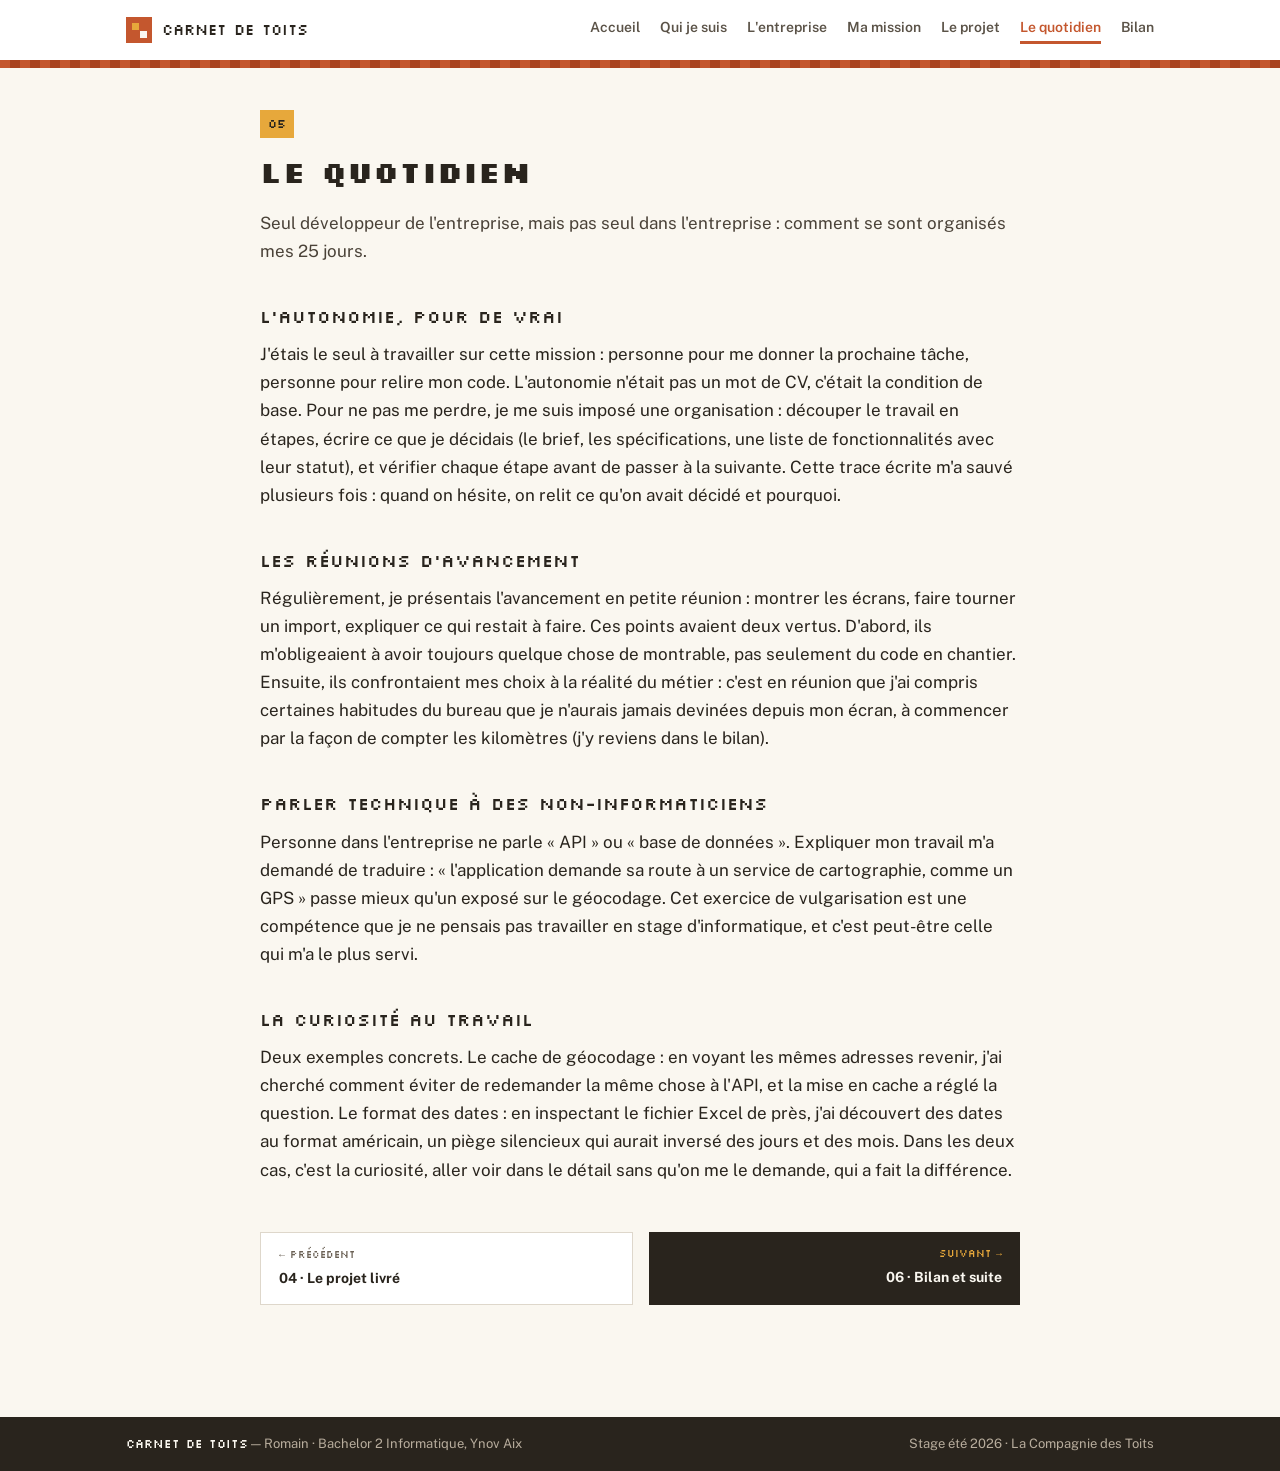
<file: quotidien.html>
<!DOCTYPE html>
<html lang="fr">
<head>
<meta charset="utf-8">
<meta name="viewport" content="width=device-width, initial-scale=1">
<title>05 · Le quotidien — Carnet de toits</title>
<meta name="description" content="Le quotidien de mon stage chez La Compagnie des Toits : travail au bureau, autonomie sur la mission, réunions d'avancement.">
<link rel="icon" href="data:image/svg+xml,%3Csvg xmlns='http://www.w3.org/2000/svg' viewBox='0 0 26 26'%3E%3Crect width='26' height='26' fill='%23C4572E'/%3E%3Crect x='6' y='6' width='7' height='7' fill='%23E7A83B'/%3E%3Crect x='14' y='14' width='7' height='7' fill='%23FAF7F0'/%3E%3C/svg%3E">
<link rel="stylesheet" href="fonts/fonts.css">
<link rel="stylesheet" href="style.css">
</head>
<body>

<header class="site-header">
  <div class="inner">
    <a class="brand" href="index.html"><span class="logo"></span>Carnet de toits</a>
    <nav class="site-nav" aria-label="Navigation principale">
      <a href="index.html">Accueil</a>
      <a href="qui-je-suis.html">Qui je suis</a>
      <a href="entreprise.html">L'entreprise</a>
      <a href="mission.html">Ma mission</a>
      <a href="projet.html">Le projet</a>
      <a href="quotidien.html" aria-current="page">Le quotidien</a>
      <a href="bilan.html">Bilan</a>
    </nav>
  </div>
</header>
<div class="roofline"></div>

<main>
  <article class="post">
    <span class="badge">05</span>
    <h1>Le quotidien</h1>
    <p class="lead">Seul développeur de l'entreprise, mais pas seul dans l'entreprise :
    comment se sont organisés mes 25 jours.</p>

    <h2>L'autonomie, pour de vrai</h2>
    <p>J'étais le seul à travailler sur cette mission : personne pour me donner la
    prochaine tâche, personne pour relire mon code. L'autonomie n'était pas un mot de
    CV, c'était la condition de base. Pour ne pas me perdre, je me suis imposé une
    organisation : découper le travail en étapes, écrire ce que je décidais (le brief,
    les spécifications, une liste de fonctionnalités avec leur statut), et vérifier
    chaque étape avant de passer à la suivante. Cette trace écrite m'a sauvé plusieurs
    fois : quand on hésite, on relit ce qu'on avait décidé et pourquoi.</p>

    <h2>Les réunions d'avancement</h2>
    <p>Régulièrement, je présentais l'avancement en petite réunion : montrer les
    écrans, faire tourner un import, expliquer ce qui restait à faire. Ces points
    avaient deux vertus. D'abord, ils m'obligeaient à avoir toujours quelque chose de
    montrable, pas seulement du code en chantier. Ensuite, ils confrontaient mes choix
    à la réalité du métier : c'est en réunion que j'ai compris certaines habitudes du
    bureau que je n'aurais jamais devinées depuis mon écran, à commencer par la façon
    de compter les kilomètres (j'y reviens dans le bilan).</p>

    <h2>Parler technique à des non-informaticiens</h2>
    <p>Personne dans l'entreprise ne parle « API » ou « base de données ». Expliquer
    mon travail m'a demandé de traduire : « l'application demande sa route à un
    service de cartographie, comme un GPS » passe mieux qu'un exposé sur le
    géocodage. Cet exercice de vulgarisation est une compétence que je ne pensais
    pas travailler en stage d'informatique, et c'est peut-être celle qui m'a le plus
    servi.</p>

    <h2>La curiosité au travail</h2>
    <p>Deux exemples concrets. Le cache de géocodage : en voyant les mêmes adresses
    revenir, j'ai cherché comment éviter de redemander la même chose à l'API, et la
    mise en cache a réglé la question. Le format des dates : en inspectant le fichier
    Excel de près, j'ai découvert des dates au format américain, un piège silencieux
    qui aurait inversé des jours et des mois. Dans les deux cas, c'est la curiosité,
    aller voir dans le détail sans qu'on me le demande, qui a fait la différence.</p>
  </article>

  <nav class="post-nav" aria-label="Article précédent et suivant">
    <a class="prev" href="projet.html">
      <div class="label">← PRÉCÉDENT</div>
      <div class="title">04 · Le projet livré</div>
    </a>
    <a class="next" href="bilan.html">
      <div class="label">SUIVANT →</div>
      <div class="title">06 · Bilan et suite</div>
    </a>
  </nav>
</main>

<footer class="site-footer">
  <div class="inner">
    <div><span class="name">Carnet de toits</span> — Romain · Bachelor 2 Informatique, Ynov Aix</div>
    <div>Stage été 2026 · La Compagnie des Toits</div>
  </div>
</footer>

</body>
</html>
</file>
<file: fonts/fonts.css>
@font-face { font-family: 'Silkscreen'; font-style: normal; font-weight: 400; font-display: swap; src: url('silkscreen-400.woff2') format('woff2'); }
@font-face { font-family: 'Silkscreen'; font-style: normal; font-weight: 700; font-display: swap; src: url('silkscreen-700.woff2') format('woff2'); }
@font-face { font-family: 'Public Sans'; font-style: italic; font-weight: 400; font-display: swap; src: url('public-sans-400-italic.woff2') format('woff2'); }
@font-face { font-family: 'Public Sans'; font-style: normal; font-weight: 400; font-display: swap; src: url('public-sans-400.woff2') format('woff2'); }
@font-face { font-family: 'Public Sans'; font-style: normal; font-weight: 600; font-display: swap; src: url('public-sans-600.woff2') format('woff2'); }
@font-face { font-family: 'Public Sans'; font-style: normal; font-weight: 700; font-display: swap; src: url('public-sans-700.woff2') format('woff2'); }
@font-face { font-family: 'JetBrains Mono'; font-style: normal; font-weight: 400; font-display: swap; src: url('jetbrains-mono-400.woff2') format('woff2'); }
@font-face { font-family: 'JetBrains Mono'; font-style: normal; font-weight: 600; font-display: swap; src: url('jetbrains-mono-600.woff2') format('woff2'); }
</file>
<file: style.css>
/* ============================================================
   Carnet de toits — blog de stage
   Implémentation de la charte « Direction A » (v1, août 2026)
   Règles globales : coins carrés partout, aucune ombre floue,
   plein = fait, pointillé = prévu.
   ============================================================ */

:root {
  --bg: #FAF7F0;         /* fond de page */
  --card: #FFFFFF;       /* fond des cartes */
  --ink: #29241D;        /* texte principal, footer, encadrés techniques */
  --terra: #C4572E;      /* accent principal */
  --terra-dark: #A8431F; /* tuile sombre de la frise */
  --sun: #E7A83B;        /* badges numéro, ombre pixel au survol */
  --blue: #33608C;       /* liens, tout ce qui est « prévu » */
  --muted: #6B6155;      /* texte secondaire */
  --line: #DED7CB;       /* bordures et séparateurs */
  --cream: #FAF7F0;
  --facade: #F1E7D3;

  --font-display: 'Silkscreen', monospace;
  --font-body: 'Public Sans', system-ui, sans-serif;
  --font-mono: 'JetBrains Mono', monospace;
}

* { box-sizing: border-box; border-radius: 0; }

body {
  margin: 0;
  background: var(--bg);
  color: var(--ink);
  font-family: var(--font-body);
  font-size: 1.0625rem;
  line-height: 1.65;
}

a { color: var(--blue); text-decoration: underline; }
a:hover { color: var(--terra); }

:focus-visible { outline: 3px solid var(--terra); outline-offset: 2px; }

/* ---------- header + frise de tuiles ---------- */

.site-header { background: var(--card); }

.site-header .inner {
  max-width: 1100px;
  margin: 0 auto;
  padding: 16px 36px;
  display: flex;
  flex-wrap: wrap;
  align-items: center;
  justify-content: space-between;
  gap: 10px 24px;
}

.brand {
  display: flex;
  align-items: center;
  gap: 10px;
  text-decoration: none;
  color: var(--ink);
  font-family: var(--font-display);
  font-size: 15px;
}

.brand .logo {
  width: 26px; height: 26px;
  background: var(--terra);
  position: relative;
  flex-shrink: 0;
}
.brand .logo::before {
  content: ""; position: absolute; left: 6px; top: 6px;
  width: 7px; height: 7px; background: var(--sun);
}
.brand .logo::after {
  content: ""; position: absolute; right: 5px; bottom: 5px;
  width: 7px; height: 7px; background: var(--cream);
}

.site-nav { display: flex; flex-wrap: wrap; gap: 4px 20px; }

.site-nav a {
  position: relative;
  font-weight: 600;
  font-size: 14px;
  color: #5B5348;
  text-decoration: none;
  padding-bottom: 5px;
}
.site-nav a::after {
  content: "";
  position: absolute;
  left: 0; right: 0; bottom: 0;
  height: 3px;
  background: var(--terra);
  transform: scaleX(0);
  transform-origin: left;
  transition: transform 220ms ease;
}
.site-nav a:hover { color: var(--terra); }
.site-nav a:hover::after,
.site-nav a[aria-current="page"]::after { transform: scaleX(1); }
.site-nav a[aria-current="page"] { color: var(--terra); }

.roofline {
  height: 8px;
  background: repeating-linear-gradient(90deg, var(--terra) 0 10px, var(--terra-dark) 10px 20px);
}

/* ---------- structure ---------- */

main {
  max-width: 1100px;
  margin: 0 auto;
  padding: 40px 32px 72px;
}

article.post { max-width: 760px; margin: 0 auto; }

h1 {
  font-family: var(--font-display);
  font-weight: 700;
  font-size: 1.875rem;
  line-height: 1.3;
  margin: 14px 0 18px;
}

h2 {
  font-family: var(--font-display);
  font-weight: 400;
  font-size: 1.125rem;
  line-height: 1.3;
  margin: 40px 0 12px;
}

p { margin: 0 0 16px; }
ul, ol { margin: 0 0 16px; padding-left: 22px; }
li { margin-bottom: 6px; }

.lead { font-size: 1.0625rem; color: #4A4238; }
.small, .meta { font-size: 0.8125rem; color: var(--muted); }

/* ---------- badges ---------- */

.badge {
  font-family: var(--font-display);
  font-size: 12px;
  padding: 4px 8px;
  display: inline-block;
  background: var(--sun);
  color: var(--ink);
}
.badge.fait { font-size: 11px; background: var(--terra); color: #FFFFFF; }
.badge.prevu, .badge.mission { font-size: 11px; background: var(--blue); color: #FFFFFF; }

/* ---------- hero de l'accueil ---------- */

.hero {
  display: flex;
  align-items: center;
  gap: 48px;
  padding: 40px 0 48px;
}

.hero-text { flex: 1 1 420px; }

.hero .surtitre {
  font-family: var(--font-display);
  font-size: 13px;
  color: var(--terra);
  margin-bottom: 12px;
}

.hero h1 { font-size: 2.375rem; line-height: 1.25; margin: 0 0 14px; }

.hero .pixel-house { flex-shrink: 0; }

.btn-primary {
  display: inline-block;
  background: var(--ink);
  color: var(--cream);
  font-family: var(--font-display);
  font-size: 13px;
  text-decoration: none;
  padding: 12px 20px;
  margin-top: 8px;
}
.btn-primary:hover { background: var(--terra); color: #FFFFFF; }

/* ---------- sommaire : cartes d'articles ---------- */

.cards {
  list-style: none;
  padding: 0;
  margin: 20px 0 0;
  display: grid;
  grid-template-columns: repeat(3, 1fr);
  gap: 16px;
}

.card { background: var(--card); border: 1px solid var(--line); }
.card:hover { border-color: var(--terra); box-shadow: 4px 4px 0 var(--sun); }

.card a {
  display: block;
  padding: 20px;
  text-decoration: none;
  color: inherit;
  height: 100%;
}

.card .badge { margin-bottom: 12px; }
.card h2, .card .card-title {
  font-family: var(--font-body);
  font-weight: 700;
  font-size: 16px;
  margin: 0 0 6px;
  color: var(--ink);
}
.card p { font-size: 13px; line-height: 1.5; color: var(--muted); margin: 0; }

/* ---------- fil d'ariane + tête d'article ---------- */

.crumb {
  font-size: 14px;
  margin-bottom: 24px;
}
.crumb a { color: var(--muted); text-decoration: none; }
.crumb a:hover { color: var(--terra); }

/* ---------- encadré technique ---------- */

.tech {
  background: var(--ink);
  color: #E8E1D4;
  padding: 16px 20px;
  font-family: var(--font-mono);
  font-size: 13px;
  line-height: 1.7;
  margin: 20px 0;
  overflow-x: auto;
}
.tech .t-title { color: var(--sun); margin-bottom: 6px; }
.tech .t-note { color: #9AB8D6; }

/* ---------- bloc fait / prévu ---------- */

.fp-grid {
  display: grid;
  grid-template-columns: 1fr 1fr;
  gap: 16px;
  margin: 24px 0;
}

.bloc-fait {
  background: var(--card);
  border: 1px solid var(--line);
  border-top: 6px solid var(--terra);
  padding: 18px 20px;
}

.bloc-prevu {
  background: transparent;
  border: 2px dashed var(--blue);
  padding: 18px 20px;
}
.bloc-prevu .bloc-title { color: var(--blue); }

.bloc-fait .badge, .bloc-prevu .badge { margin-bottom: 10px; }

.bloc-title {
  font-weight: 700;
  font-size: 16px;
  margin: 0 0 8px;
}

.bloc-fait ul, .bloc-prevu ul { margin: 0; font-size: 14px; line-height: 1.7; }

/* colonne droite du bloc fait/prévu : missions empilées, hauteurs égales */
.fp-right {
  display: flex;
  flex-direction: column;
  gap: 16px;
}
.fp-right .bloc-prevu { flex: 1; display: flex; flex-direction: column; }
.fp-right .bloc-prevu > p:not(.bloc-title) { font-size: 14px; }
.fp-right .chips { margin-top: auto; padding-top: 10px; }
.badges { margin-bottom: 10px; }
.badges .badge + .badge { margin-left: 6px; }

/* étiquettes de technos (pointillé bleu = en cours) */
.chips {
  list-style: none;
  padding: 0;
  margin: 0;
  display: flex;
  flex-wrap: wrap;
  gap: 8px;
  font-family: var(--font-mono);
  font-size: 12px;
}
.chips li {
  border: 1px dashed var(--blue);
  color: var(--blue);
  padding: 2px 8px;
  margin: 0;
}

/* ---------- navigation précédent / suivant ---------- */

.post-nav {
  max-width: 760px;
  margin: 48px auto 0;
  display: flex;
  justify-content: space-between;
  gap: 16px;
}

.post-nav a {
  flex: 1;
  text-decoration: none;
  padding: 14px 18px;
}

.post-nav .prev {
  background: var(--card);
  border: 1px solid var(--line);
  color: var(--ink);
}
.post-nav .prev:hover { border-color: var(--terra); box-shadow: 4px 4px 0 var(--sun); }

.post-nav .next {
  background: var(--ink);
  text-align: right;
}
.post-nav .next:hover { background: var(--terra); }

.post-nav .label {
  font-family: var(--font-display);
  font-size: 10px;
  color: var(--muted);
  margin-bottom: 4px;
}
.post-nav .next .label { color: var(--sun); }
.post-nav .title { font-weight: 700; font-size: 14px; }
.post-nav .next .title { color: var(--cream); }
.post-nav .spacer { flex: 1; visibility: hidden; }

/* ---------- footer ---------- */

.site-footer { background: var(--ink); color: #B8AD9D; margin-top: 40px; }

.site-footer .inner {
  max-width: 1100px;
  margin: 0 auto;
  padding: 16px 36px;
  display: flex;
  flex-wrap: wrap;
  justify-content: space-between;
  gap: 8px 24px;
  font-size: 13px;
}

.site-footer .name { font-family: var(--font-display); color: var(--cream); font-size: 12px; }
.site-footer a { color: #B8AD9D; }
.site-footer a:hover { color: var(--cream); }

/* ---------- responsive ---------- */

@media (max-width: 900px) {
  .hero { flex-wrap: wrap; gap: 28px; }
  .hero .pixel-house { margin: 0 auto; }
}

@media (max-width: 720px) {
  main { padding: 28px 16px 56px; }
  .site-header .inner, .site-footer .inner { padding-left: 16px; padding-right: 16px; }
  .cards { grid-template-columns: 1fr; }
  .missions { grid-template-columns: 1fr; }
  .hero h1 { font-size: 1.875rem; }
}

@media (max-width: 640px) {
  .fp-grid { grid-template-columns: 1fr; } /* « fait » reste en premier */
  .post-nav { flex-direction: column; }
  .post-nav .spacer { display: none; }
}

@media (prefers-reduced-motion: reduce) {
  .site-nav a::after { transition: none; }
}
</file>
